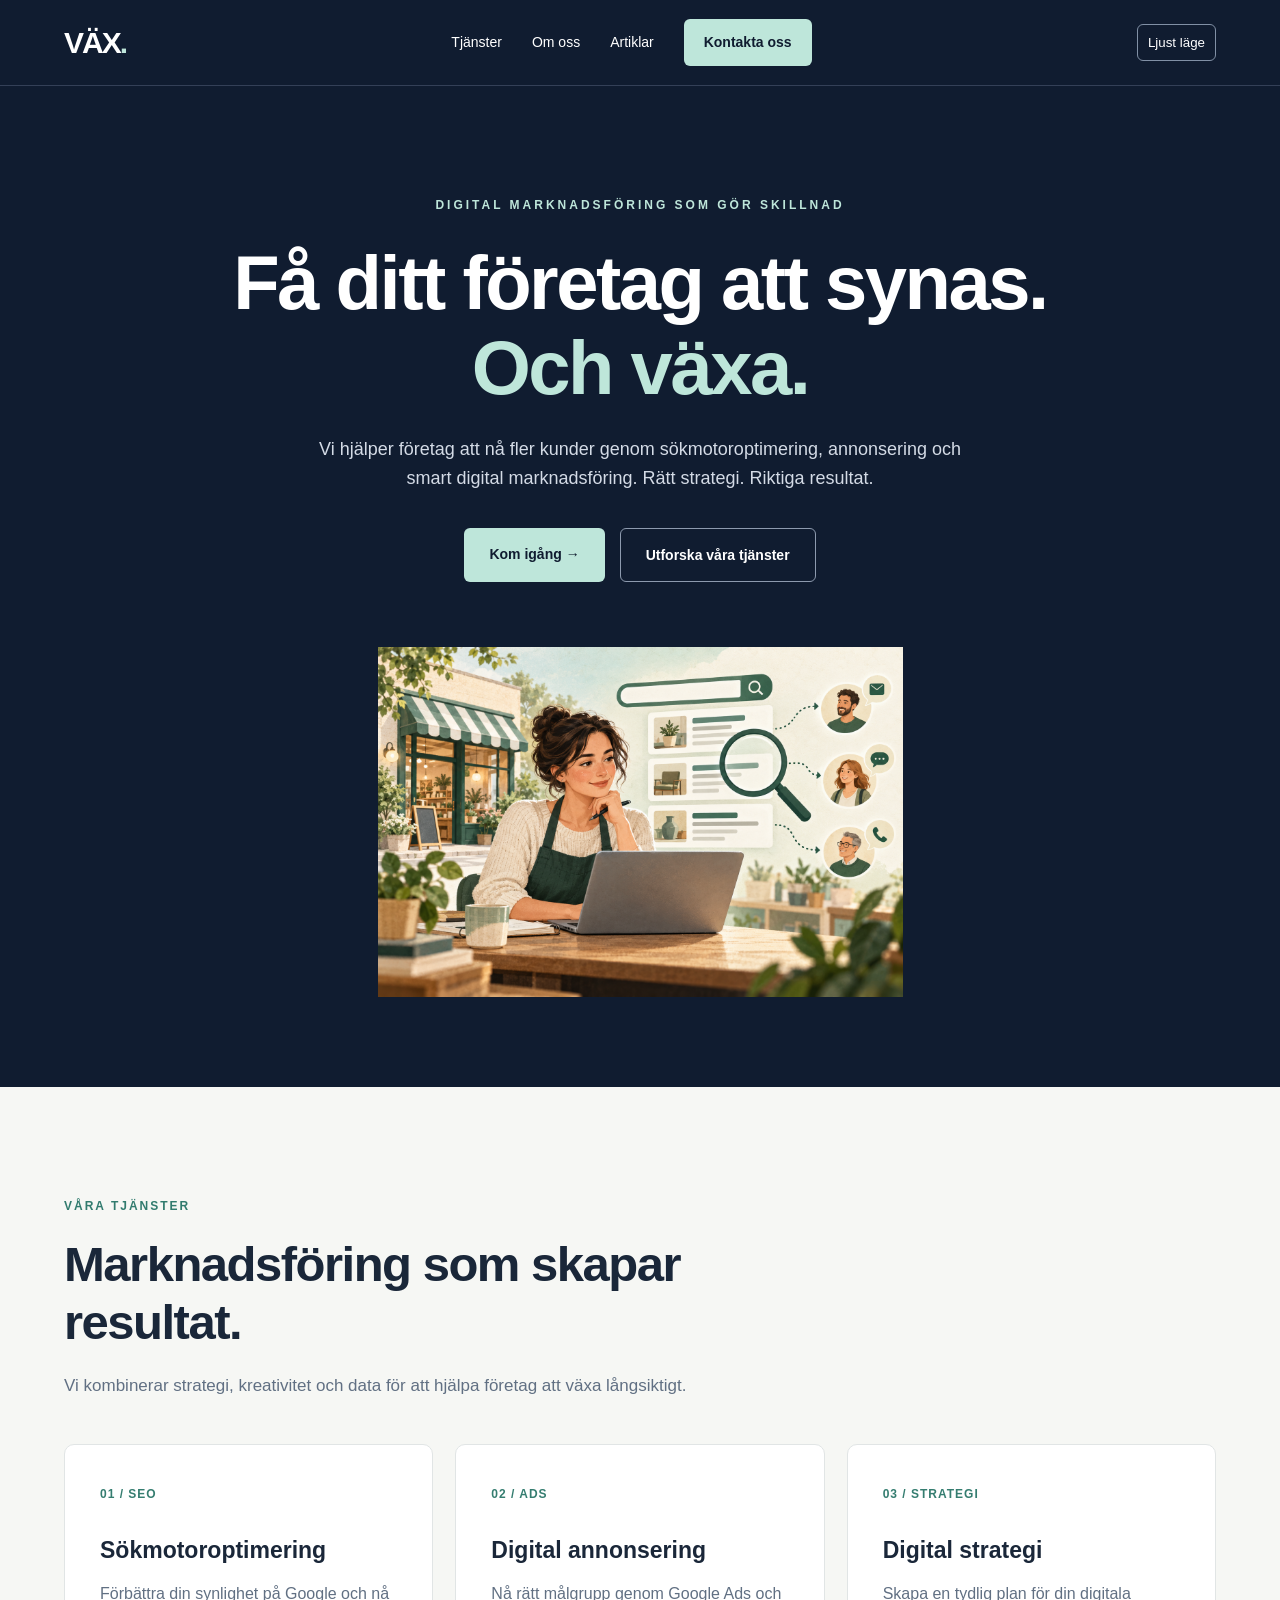
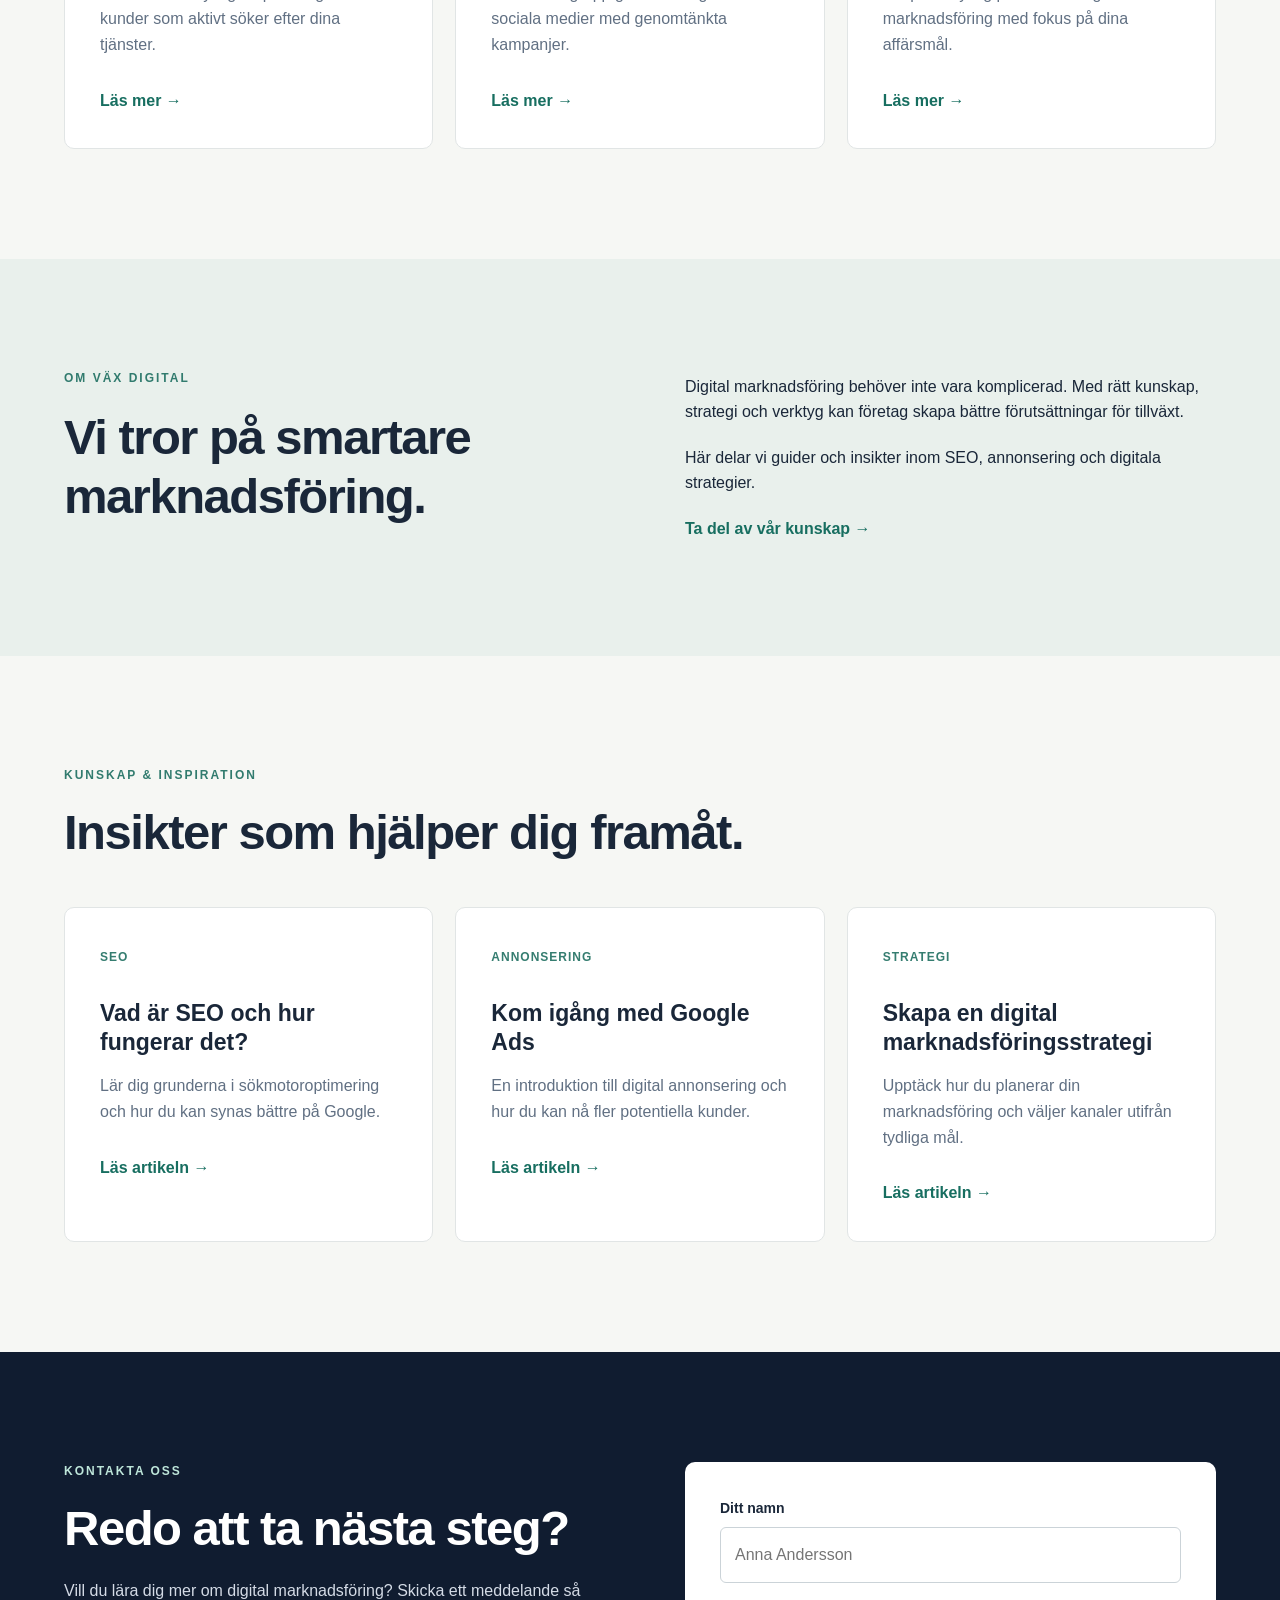
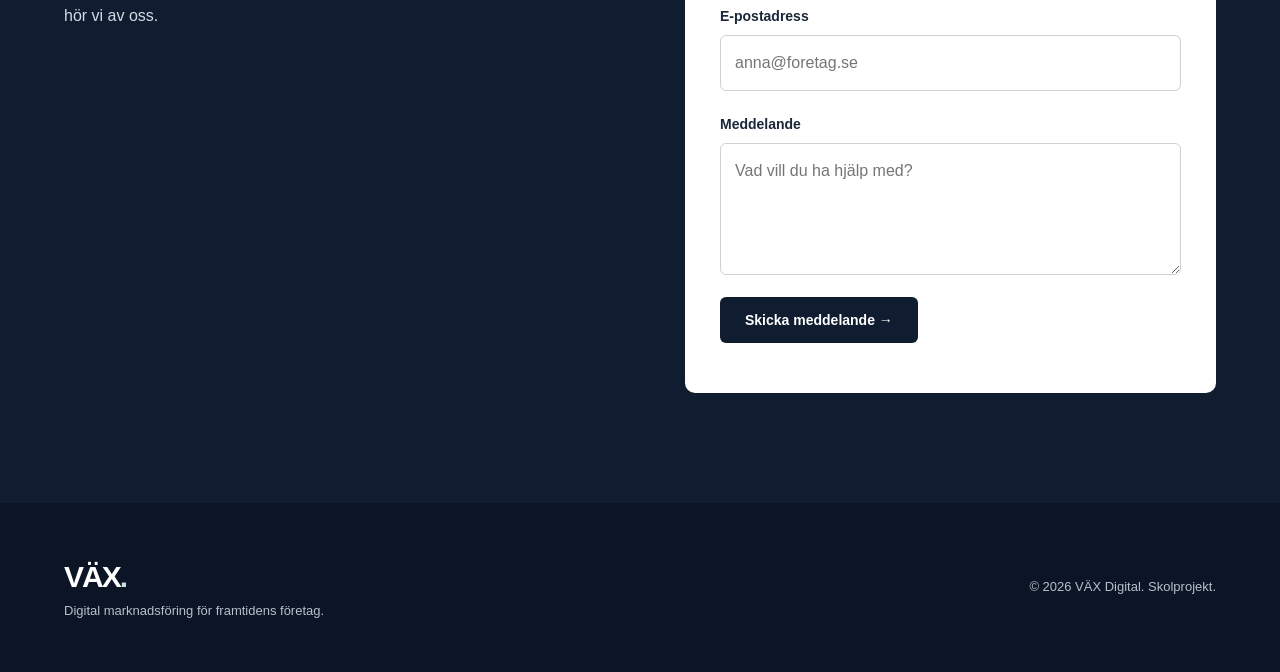
<file: webbplats/index.html>
<!doctype html>
<html lang="sv">
  <head>
    <meta charset="UTF-8" />
    <meta name="viewport" content="width=device-width, initial-scale=1.0" />

    <!-- SEO: Sidans titel och metabeskrivning -->
    <title>VÄX Digital – SEO och digital marknadsföring</title>
    <meta
      name="description"
      content="Lär dig mer om SEO, annonsering och digital marknadsföring. VÄX Digital delar strategier och guider som hjälper företag att växa online."
    />

    <!-- Kopplar HTML till CSS -->
    <link rel="stylesheet" href="style.css" />
  </head>

  <body>
    <!-- HEADER: Logotyp och navigering -->
    <header class="header">
      <nav class="navbar container" aria-label="Huvudmeny">
        <a href="index.html" class="logo">VÄX<span>.</span></a>

        <div class="nav-links">
          <a href="#tjanster">Tjänster</a>
          <a href="#om-oss">Om oss</a>
          <a href="#artiklar">Artiklar</a>
          <a href="#kontakt" class="nav-button">Kontakta oss</a>
        </div>

        <button id="theme-toggle" class="theme-button" type="button">
          Ljust läge
        </button>
      </nav>
    </header>

    <main>
      <!-- HERO: Det första besökaren ser -->
      <section class="hero">
        <div class="container hero-content">
          <p class="eyebrow">DIGITAL MARKNADSFÖRING SOM GÖR SKILLNAD</p>

          <h1>
            Få ditt företag att synas.
            <span>Och växa.</span>
          </h1>

          <p class="hero-description">
            Vi hjälper företag att nå fler kunder genom sökmotoroptimering,
            annonsering och smart digital marknadsföring. Rätt strategi. Riktiga
            resultat.
          </p>

          <div class="hero-buttons">
            <a href="#kontakt" class="btn btn-primary"> Kom igång → </a>

            <a href="#tjanster" class="btn btn-outline">
              Utforska våra tjänster
            </a>
          </div>

          <img
            src="images/google-ads-for-smaforetag.png"
            alt="Illustration av en småföretagare vid en dator med sökresultat och kundkontakter"
            class="hero-image"
          />
        </div>
      </section>

      <!-- TJÄNSTER: Vad företaget erbjuder -->
      <section id="tjanster" class="section services">
        <div class="container">
          <p class="section-label">VÅRA TJÄNSTER</p>

          <h2>Marknadsföring som skapar resultat.</h2>

          <p class="section-description">
            Vi kombinerar strategi, kreativitet och data för att hjälpa företag
            att växa långsiktigt.
          </p>

          <div class="card-grid">
            <article class="service-card">
              <span class="card-number">01 / SEO</span>
              <h3>Sökmotoroptimering</h3>
              <p>
                Förbättra din synlighet på Google och nå kunder som aktivt söker
                efter dina tjänster.
              </p>
              <a href="#artiklar">Läs mer →</a>
            </article>

            <article class="service-card">
              <span class="card-number">02 / ADS</span>
              <h3>Digital annonsering</h3>
              <p>
                Nå rätt målgrupp genom Google Ads och sociala medier med
                genomtänkta kampanjer.
              </p>
              <a href="#artiklar">Läs mer →</a>
            </article>

            <article class="service-card">
              <span class="card-number">03 / STRATEGI</span>
              <h3>Digital strategi</h3>
              <p>
                Skapa en tydlig plan för din digitala marknadsföring med fokus
                på dina affärsmål.
              </p>
              <a href="#artiklar">Läs mer →</a>
            </article>
          </div>
        </div>
      </section>

      <!-- OM OSS: Förklarar vad sidan handlar om -->
      <section id="om-oss" class="section about">
        <div class="container about-content">
          <div>
            <p class="section-label">OM VÄX DIGITAL</p>
            <h2>Vi tror på smartare marknadsföring.</h2>
          </div>

          <div>
            <p>
              Digital marknadsföring behöver inte vara komplicerad. Med rätt
              kunskap, strategi och verktyg kan företag skapa bättre
              förutsättningar för tillväxt.
            </p>

            <p>
              Här delar vi guider och insikter inom SEO, annonsering och
              digitala strategier.
            </p>

            <a href="#artiklar" class="text-link"> Ta del av vår kunskap → </a>
          </div>
        </div>
      </section>

      <!-- ARTIKLAR: Länkar till kommande JSON-artiklar -->
      <section id="artiklar" class="section articles">
        <div class="container">
          <p class="section-label">KUNSKAP & INSPIRATION</p>
          <h2>Insikter som hjälper dig framåt.</h2>

          <div class="card-grid">
            <article class="article-card">
              <span class="article-category">SEO</span>
              <h3>Vad är SEO och hur fungerar det?</h3>
              <p>
                Lär dig grunderna i sökmotoroptimering och hur du kan synas
                bättre på Google.
              </p>
              <a href="artikel.html?id=seo-for-smaforetag"> Läs artikeln → </a>
            </article>

            <article class="article-card">
              <span class="article-category">ANNONSERING</span>
              <h3>Kom igång med Google Ads</h3>
              <p>
                En introduktion till digital annonsering och hur du kan nå fler
                potentiella kunder.
              </p>
              <a href="artikel.html?id=google-ads-for-smaforetag">
                Läs artikeln →
              </a>
            </article>

            <article class="article-card">
              <span class="article-category">STRATEGI</span>
              <h3>Skapa en digital marknadsföringsstrategi</h3>
              <p>
                Upptäck hur du planerar din marknadsföring och väljer kanaler
                utifrån tydliga mål.
              </p>
              <a href="artikel.html?id=marknadsforingsstrategi-for-smaforetag">
                Läs artikeln →
              </a>
            </article>
          </div>
        </div>
      </section>

      <!-- KONTAKT: Formulär med JavaScript -->
      <section id="kontakt" class="section contact">
        <div class="container contact-content">
          <div>
            <p class="section-label">KONTAKTA OSS</p>
            <h2>Redo att ta nästa steg?</h2>
            <p>
              Vill du lära dig mer om digital marknadsföring? Skicka ett
              meddelande så hör vi av oss.
            </p>
          </div>

          <form id="contact-form">
            <label for="name">Ditt namn</label>
            <input
              type="text"
              id="name"
              name="name"
              placeholder="Anna Andersson"
              required
            />

            <label for="email">E-postadress</label>
            <input
              type="email"
              id="email"
              name="email"
              placeholder="anna@foretag.se"
              required
            />

            <label for="message">Meddelande</label>
            <textarea
              id="message"
              name="message"
              rows="4"
              placeholder="Vad vill du ha hjälp med?"
              required
            ></textarea>

            <button type="submit" class="btn btn-primary">
              Skicka meddelande →
            </button>

            <div id="form-response" role="status"></div>
          </form>
        </div>
      </section>
    </main>

    <!-- FOOTER: Webbplatsens avslutning -->
    <footer class="footer">
      <div class="container footer-content">
        <div>
          <a href="index.html" class="logo">VÄX<span>.</span></a>
          <p>Digital marknadsföring för framtidens företag.</p>
        </div>

        <p>© 2026 VÄX Digital. Skolprojekt.</p>
      </div>
    </footer>

    <!-- Kopplar HTML till JavaScript -->
    <script src="script.js"></script>
  </body>
</html>
</file>
<file: webbplats/style.css>
/* GRUNDINSTÄLLNINGAR OCH FÄRGER */
:root {
  --navy: #101c30;
  --navy-light: #1c2c45;
  --mint: #bee6da;
  --background: #f6f7f4;
  --white: #ffffff;
  --text: #1a2739;
  --muted: #617083;
}

* {
  margin: 0;
  padding: 0;
  box-sizing: border-box;
}

html {
  scroll-behavior: smooth;
}

body {
  font-family: Arial, Helvetica, sans-serif;
  background-color: var(--background);
  color: var(--text);
  line-height: 1.6;
}

a {
  text-decoration: none;
  color: inherit;
}

.container {
  width: 90%;
  max-width: 1180px;
  margin: 0 auto;
}

/* HEADER OCH NAVIGERING */
.header {
  background-color: var(--navy);
  border-bottom: 1px solid #344057;
}

.navbar {
  min-height: 85px;
  display: flex;
  justify-content: space-between;
  align-items: center;
  gap: 25px;
}

.logo {
  color: var(--white);
  font-size: 30px;
  font-weight: 800;
  letter-spacing: -2px;
}

.logo span {
  color: var(--mint);
}

.nav-links {
  display: flex;
  align-items: center;
  gap: 30px;
}

.nav-links a {
  color: var(--white);
  font-size: 14px;
  transition: color 0.2s;
}

.nav-links a:hover {
  color: var(--mint);
}

.nav-links .nav-button {
  background: var(--mint);
  color: var(--navy);
  padding: 12px 20px;
  border-radius: 6px;
  font-weight: bold;
}

.theme-button {
  background: transparent;
  color: var(--white);
  border: 1px solid #8190a5;
  border-radius: 6px;
  padding: 10px;
  cursor: pointer;
}

/* HERO: DEN STORA STARTSEKTIONEN */
.hero {
  background: var(--navy);
  color: var(--white);
  padding: 110px 0 90px;
}

.hero-content {
  text-align: center;
}

.eyebrow {
  color: var(--mint);
  font-size: 12px;
  letter-spacing: 3px;
  font-weight: bold;
  margin-bottom: 25px;
}

.hero h1 {
  max-width: 900px;
  margin: 0 auto;
  font-size: clamp(42px, 6vw, 76px);
  line-height: 1.12;
  letter-spacing: -2.5px;
}

.hero h1 span {
  color: var(--mint);
  display: block;
}

.hero-description {
  max-width: 650px;
  margin: 25px auto 35px;
  font-size: 18px;
  color: #d4dbe6;
}

.hero-buttons {
  display: flex;
  justify-content: center;
  gap: 15px;
  flex-wrap: wrap;
}

.btn {
  display: inline-block;
  padding: 15px 25px;
  border-radius: 6px;
  font-size: 14px;
  font-weight: bold;
  border: none;
  cursor: pointer;
  transition: transform 0.2s;
}

.btn:hover {
  transform: translateY(-3px);
}

.btn-primary {
  background: var(--mint);
  color: var(--navy);
}

.btn-outline {
  background: transparent;
  border: 1px solid #8d9aae;
  color: var(--white);
}

.hero-image {
  display: block;
  width: 100%;
  max-width: 850px;
  max-height: 350px;
  object-fit: contain;
  margin: 65px auto 0;
}

/* GEMENSAM STYLING FÖR SEKTIONER */
.section {
  padding: 110px 0;
}

.section-label {
  color: #317b6e;
  font-weight: bold;
  letter-spacing: 2px;
  font-size: 12px;
  margin-bottom: 18px;
}

.section h2 {
  font-size: clamp(32px, 4vw, 49px);
  line-height: 1.2;
  letter-spacing: -1.5px;
  max-width: 750px;
  margin-bottom: 20px;
}

.section-description {
  color: var(--muted);
  max-width: 650px;
  margin-bottom: 45px;
  font-size: 17px;
}

/* TJÄNSTER OCH KORT */
.card-grid {
  display: grid;
  grid-template-columns: repeat(3, 1fr);
  gap: 22px;
  margin-top: 45px;
}

.service-card,
.article-card {
  padding: 35px;
  border-radius: 10px;
  background: var(--white);
  border: 1px solid #e1e5e5;
  transition:
    transform 0.2s,
    box-shadow 0.2s;
}

.service-card:hover,
.article-card:hover {
  transform: translateY(-6px);
  box-shadow: 0 15px 40px #101c3015;
}

.card-number,
.article-category {
  font-size: 12px;
  color: #357d70;
  font-weight: bold;
  letter-spacing: 1px;
}

.service-card h3,
.article-card h3 {
  font-size: 23px;
  line-height: 1.3;
  margin: 30px 0 15px;
}

.service-card p,
.article-card p {
  color: var(--muted);
  margin-bottom: 30px;
}

.service-card a,
.article-card a,
.text-link {
  color: #176e60;
  font-weight: bold;
}

/* OM OSS */
.about {
  background: #e9f0ec;
}

.about-content {
  display: grid;
  grid-template-columns: 1fr 1fr;
  gap: 90px;
  align-items: center;
}

.about-content p {
  margin-bottom: 20px;
}

/* ARTIKLAR */
.articles {
  background: var(--background);
}

/* KONTAKTFORMULÄR */
.contact {
  background: var(--navy);
  color: var(--white);
}

.contact-content {
  display: grid;
  grid-template-columns: 1fr 1fr;
  gap: 90px;
}

.contact .section-label {
  color: var(--mint);
}

.contact p {
  color: #d4dbe6;
}

form {
  background: var(--white);
  padding: 35px;
  border-radius: 10px;
  color: var(--text);
}

form label {
  display: block;
  margin-bottom: 8px;
  font-weight: bold;
  font-size: 14px;
}

form input,
form textarea {
  display: block;
  width: 100%;
  padding: 14px;
  margin-bottom: 22px;
  border: 1px solid #cbd3d8;
  border-radius: 6px;
  font: inherit;
}

form input:focus,
form textarea:focus {
  outline: 2px solid #75b8a6;
}

form .btn-primary {
  background: var(--navy);
  color: var(--white);
}

#form-response {
  margin-top: 15px;
  color: #176e60;
  font-weight: bold;
}

/* FOOTER */
.footer {
  background: #0b1525;
  color: var(--white);
  padding: 50px 0;
}

.footer-content {
  display: flex;
  justify-content: space-between;
  align-items: center;
  gap: 25px;
}

.footer p {
  color: #b6c0ce;
  font-size: 13px;
}

body.light-mode .header,
body.light-mode .hero,
body.light-mode .contact {
  background: #e8f1ed;
  color: var(--navy);
}

body.light-mode .header {
  border-color: #cad9d2;
}

body.light-mode .header .logo,
body.light-mode .nav-links a,
body.light-mode .theme-button {
  color: var(--navy);
}

body.light-mode .nav-links .nav-button {
  background: var(--navy);
  color: var(--white);
}

body.light-mode .hero-description,
body.light-mode .contact p {
  color: #485b67;
}

body.light-mode .btn-outline {
  color: var(--navy);
  border-color: var(--navy);
}

body.light-mode .contact .section-label {
  color: #317b6e;
}

/* MOBILANPASSNING */
@media (max-width: 768px) {
  .navbar {
    padding: 20px 0;
    flex-wrap: wrap;
  }

  .nav-links {
    width: 100%;
    order: 3;
    flex-wrap: wrap;
    gap: 16px;
  }

  .hero {
    padding: 80px 0;
  }

  .hero h1 {
    letter-spacing: -1px;
  }

  .section {
    padding: 70px 0;
  }

  .card-grid,
  .about-content,
  .contact-content {
    grid-template-columns: 1fr;
    gap: 25px;
  }

  .footer-content {
    flex-direction: column;
    align-items: flex-start;
  }
}
/* Färg på formulärets tackmeddelande */
#form-response p {
  color: #176e60;
}
</file>
